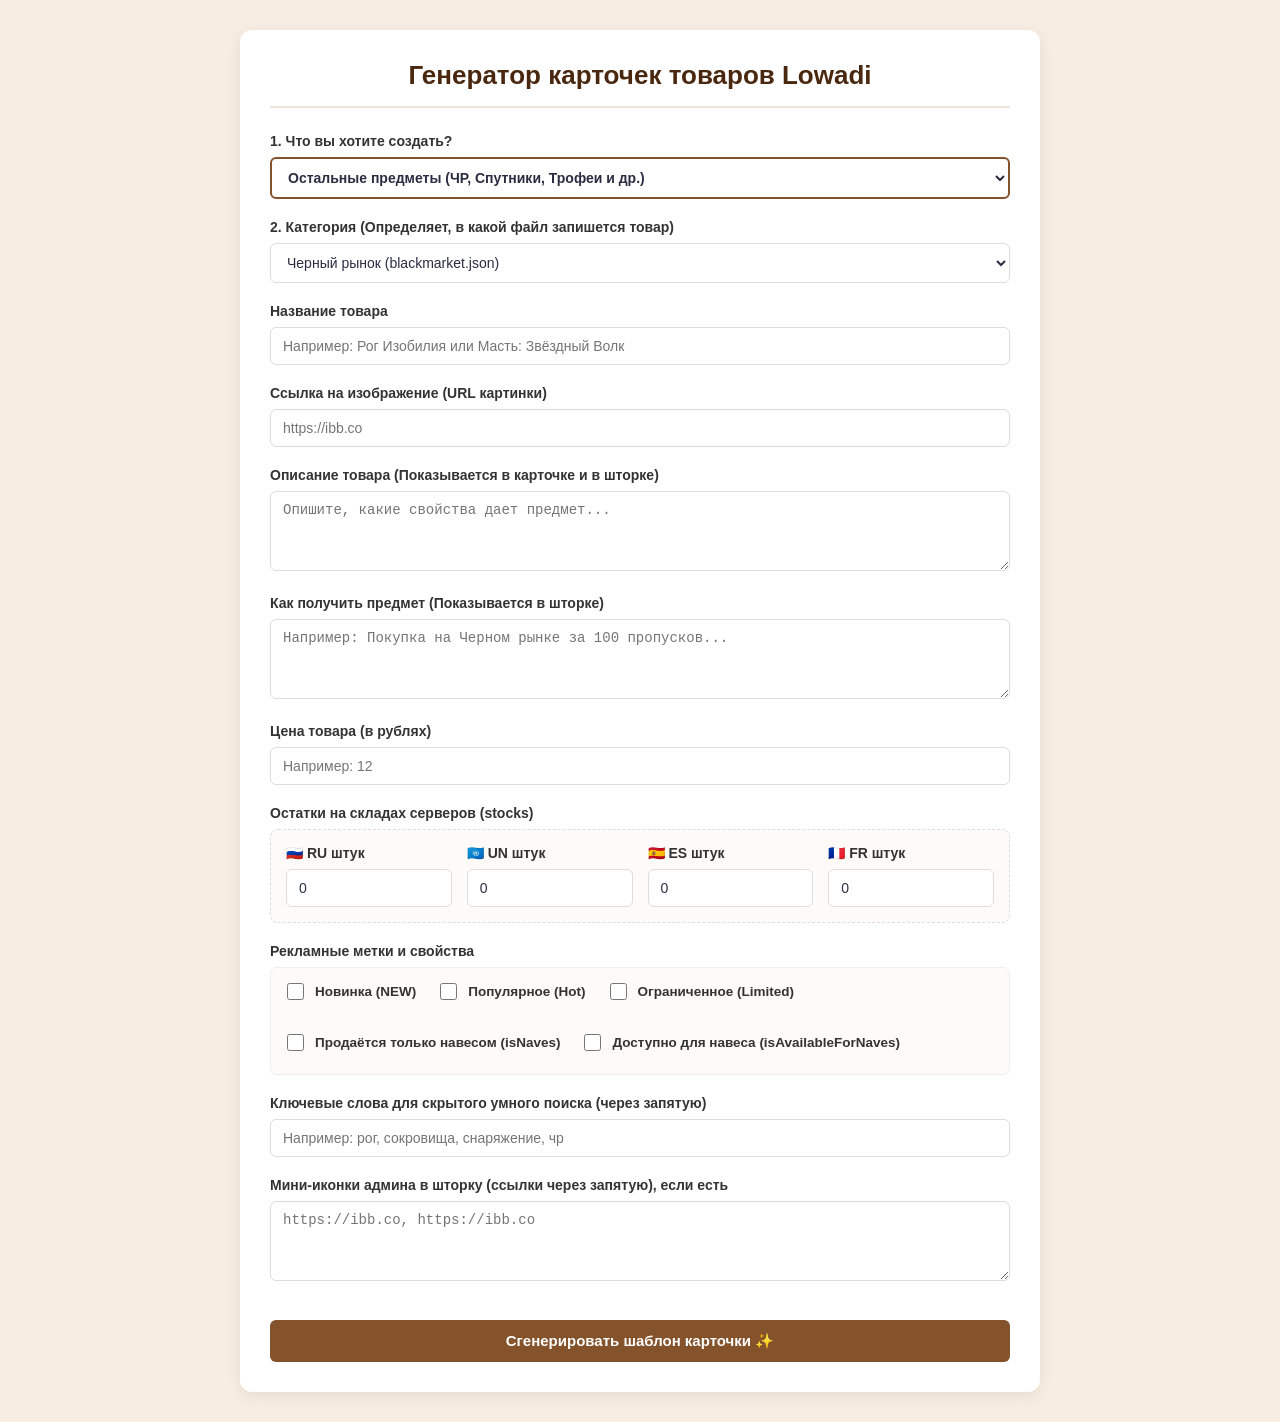
<file: admin-panel.html>
<!DOCTYPE html>
<html lang="ru">
<head>
  <meta charset="UTF-8" />
  <meta name="viewport" content="width=device-width, initial-scale=1.0"/>
  <title>Панель Администратора | Lowadi</title>
  <style>
    :root {
      --bg-color: #f7ede2;
      --header-bg: #4a2810;
      --btn-active: #84522b;
      --btn-inactive: #eee4dc;
      --text-main: #2b2d42;
      --card-bg: #ffffff;
      --border-color: #ddd;
    }

    * { box-sizing: border-box; }

    body {
      font-family: 'Helvetica Neue', Arial, sans-serif;
      margin: 0;
      background-color: var(--bg-color);
      color: var(--text-main);
      padding: 30px 15px;
    }

    .admin-container {
      max-width: 800px;
      margin: 0 auto;
      background: var(--card-bg);
      padding: 30px;
      border-radius: 12px;
      box-shadow: 0 4px 15px rgba(74, 40, 16, 0.08);
    }

    h1 {
      color: var(--header-bg);
      font-size: 26px;
      margin-top: 0;
      margin-bottom: 25px;
      text-align: center;
      border-bottom: 2px solid var(--btn-inactive);
      padding-bottom: 15px;
    }

    .form-group {
      margin-bottom: 20px;
      text-align: left;
    }

    label {
      display: block;
      font-weight: bold;
      margin-bottom: 8px;
      color: #333;
      font-size: 14px;
    }

    input[type="text"], input[type="number"], select, textarea {
      width: 100%;
      padding: 10px 12px;
      border: 1px solid var(--border-color);
      border-radius: 6px;
      font-size: 14px;
      outline: none;
      background-color: #fff;
      color: var(--text-main);
    }

    input:focus, select:focus, textarea:focus {
      border-color: var(--btn-active);
      box-shadow: 0 0 5px rgba(132, 82, 43, 0.2);
    }

    textarea {
      resize: vertical;
      min-height: 80px;
    }
    /* Сетка для ввода остатков по серверам */
    .stocks-grid {
      display: grid;
      grid-template-columns: repeat(auto-fit, minmax(140px, 1fr));
      gap: 15px;
      background: #fdfaf7;
      padding: 15px;
      border-radius: 8px;
      border: 1px dashed var(--border-color);
    }

    .stocks-grid .form-group {
      margin-bottom: 0;
    }

    /* Стили для флажков (чекбоксов) */
    .checkbox-group {
      display: flex;
      flex-wrap: wrap;
      gap: 20px;
      background: #fdfaf7;
      padding: 12px;
      border-radius: 6px;
      border: 1px solid #eee;
    }

    .checkbox-label {
      display: flex;
      align-items: center;
      gap: 8px;
      cursor: pointer;
      font-weight: 600;
      font-size: 13.5px;
    }

    .checkbox-label input[type="checkbox"] {
      width: 17px;
      height: 17px;
      accent-color: var(--btn-active);
      cursor: pointer;
    }

    /* Кнопки управления панели */
    .admin-btn {
      background-color: var(--btn-active);
      color: white;
      border: none;
      padding: 12px 24px;
      font-size: 15px;
      font-weight: bold;
      border-radius: 6px;
      cursor: pointer;
      width: 100%;
      margin-top: 15px;
      transition: background 0.2s;
    }

    .admin-btn:hover {
      background-color: #633b1e;
    }

    /* Оформление окна вывода сгенерированного JSON */
    .output-area {
      margin-top: 30px;
      background: #2b2d42;
      color: #a2d2ff;
      font-family: 'Courier New', Courier, monospace;
      font-size: 13px;
      padding: 15px;
      border-radius: 8px;
      width: 100%;
      min-height: 180px;
      resize: vertical;
    }

    .copy-toast {
      display: none;
      background: #2e7d32;
      color: white;
      text-align: center;
      padding: 10px;
      border-radius: 6px;
      margin-top: 10px;
      font-weight: bold;
      font-size: 13.5px;
    }
  </style>
</head>
<body>

<div class="admin-container">
  <h1>Генератор карточек товаров Lowadi</h1>
  
  <form id="cardForm" onsubmit="generateJson(event)">
    
    <!-- Переключатель типа карточки (Главный триггер формы) -->
    <div class="form-group">
      <label for="itemMainType">1. Что вы хотите создать?</label>
      <select id="itemMainType" onchange="toggleFormFields()" style="border: 2px solid var(--btn-active); font-weight: bold;">
        <option value="item">Остальные предметы (ЧР, Спутники, Трофеи и др.)</option>
        <option value="coat">Масть лошади (Окрасы ЗЯ / ИЗЯ)</option>
        <option value="specialCoat">Другие окрасы (ПЭ, ВЯ, Брошь и др.)</option>
        <option value="currency">Валюта (Пропуски / Экю)</option>
        <option value="god">Боги</option>
        <option value="promotion">Акции</option>
      </select>
    </div>

    <!-- Селектор категорий (привязан к маршрутам ваших .json файлов на витрине) -->
    <div class="form-group">
      <label for="itemCategory">2. Категория (Определяет, в какой файл запишется товар)</label>
      <select id="itemCategory" onchange="checkCategoryType()">
        <option value="Черный рынок">Черный рынок (blackmarket.json)</option>
        <option value="Валюта">Валюта (currency.json)</option>
        <option value="Окрасы">Окрасы (coat.json)</option>
        <option value="Спутники">Спутники (companions.json)</option>
        <option value="Трофеи">Трофеи (trophies.json)</option>
        <option value="Объявления">Объявления (announcements.json)</option>
        <option value="Услуги">Услуги (services.json)</option>
        <option value="Другое">Другое (other.json)</option>
        <option value="Акции">Акции (promotion.json)</option>
      </select>
    </div>

    <!-- Основные текстовые поля -->
    <div class="form-group">
      <label for="itemName">Название товара</label>
      <input type="text" id="itemName" placeholder="Например: Рог Изобилия или Масть: Звёздный Волк" required>
    </div>

    <div class="form-group">
      <label for="itemImage">Ссылка на изображение (URL картинки)</label>
      <input type="text" id="itemImage" placeholder="https://ibb.co" required>
    </div>
    <!-- ДИНАМИЧЕСКИЙ БЛОК ДЛЯ ОКРАСОВ (Скрыт по умолчанию) -->
    <div id="coatFieldsBlock" style="display: none; background: #faf3ec; padding: 20px; border-radius: 8px; margin-bottom: 20px; border: 1px solid #e0d0c0;">
      <h3 style="margin-top:0; color: var(--header-bg); font-size:16px;">Специфичные поля для масти лошади</h3>
      
      <div class="form-group">
        <label for="coatColorType">Подкаталог окраса</label>
        <select id="coatColorType">
          <option value="ЗЯ">Каталог ЗЯ</option>
          <option value="ИЗЯ">Каталог ИЗЯ</option>
        </select>
      </div>

      <div class="form-group">
        <label for="coatAuthor">Автор масти</label>
        <input type="text" id="coatAuthor" placeholder="Например: Kaneri Mio">
      </div>

      <div class="form-group">
        <label for="coatBreed">Порода лошади</label>
        <input type="text" id="coatBreed" placeholder="Например: Андалузская, Чистокровная">
      </div>

      <div class="form-group">
        <label for="coatType">Вид (форма жизни)</label>
        <input type="text" id="coatType" placeholder="Например: Пегас, Единорог, Обычная">
      </div>

      <div class="form-group">
        <label for="coatCopies">Количество копий масти (Только для ИЗЯ)</label>
        <input type="number" id="coatCopies" placeholder="Например: 20">
      </div>

      <div class="form-group">
        <label for="coatCompanionImage">Ссылка на спутника (URL-картинка), если есть</label>
        <input type="text" id="coatCompanionImage" placeholder="https://ibb.co">
      </div>
    </div>
<div id="specialCoatFieldsBlock"
     style="display:none;
            background:#f8f4ff;
            padding:20px;
            border-radius:8px;
            margin-bottom:20px;
            border:1px solid #d8cfff;">

  <h3 style="margin-top:0;">
    Специфичные поля для специальных окрасов
  </h3>

  <div class="form-group">
    <label for="specialColorType">Подкатегория окраса</label>
    <select id="specialColorType">
      <option value="ПЭ">ПЭ</option>
      <option value="ВЯ">ВЯ</option>
      <option value="БК">Брошь</option>
      <option value="ВШ">Шляпа</option>
      <option value="ДМ">Медальон</option>
      <option value="ДП">Дневник</option>
      <option value="Дух">Дух</option>
      <option value="ЗТ">Тыква</option>
      <option value="ЗВ">Ведьмы</option>
      <option value="Ист Дух">Ист Дух</option>
      <option value="КМ">Монстры</option>
      <option value="ПЯ">Парящее яблоко</option>
      <option value="ЧА">Чернильница</option>
      <option value="ПТ">Печать</option>
      <option value="ПТ">Другое</option>
    </select>
  </div>

  <div class="form-group">
    <label for="specialCollection">Коллекция товара</label>
    <input type="text" id="specialCollection">
  </div>

  <h4>Навыки окраса</h4>

  <div class="stocks-grid">

    <div class="form-group">
      <label>Выносливость</label>
      <input type="number" id="specialStamina" value="0">
    </div>

    <div class="form-group">
      <label>Скорость</label>
      <input type="number" id="specialSpeed" value="0">
    </div>

    <div class="form-group">
      <label>Выездка</label>
      <input type="number" id="specialDressage" value="0">
    </div>

    <div class="form-group">
      <label>Галоп</label>
      <input type="number" id="specialGallop" value="0">
    </div>

    <div class="form-group">
      <label>Рысь</label>
      <input type="number" id="specialTrot" value="0">
    </div>

    <div class="form-group">
      <label>Прыжки</label>
      <input type="number" id="specialJump" value="0">
    </div>

  </div>

</div>
<!-- ДИНАМИЧЕСКИЙ БЛОК ДЛЯ СПУТНИКОВ -->
<div id="companionFieldsBlock" style="display: none; background: #eef7ff; padding: 20px; border-radius: 8px; margin-bottom: 20px; border: 1px solid #cfe2ff;">
  
  <h3 style="margin-top:0; color:#1d4e89; font-size:16px;">
    Специфичные поля для спутников
  </h3>

  <div class="form-group">
    <label for="companionCollection">Коллекция спутника</label>
    <input type="text" id="companionCollection" placeholder="Например: Хэллоуин 2025">
  </div>

  <h4 style="margin-bottom:10px;">Бонусы спутника</h4>

  <div class="stocks-grid">

    <div class="form-group">
      <label for="bonusStamina">Выносливость</label>
      <input type="number" id="bonusStamina" placeholder="0">
    </div>

    <div class="form-group">
      <label for="bonusSpeed">Скорость</label>
      <input type="number" id="bonusSpeed" placeholder="0">
    </div>

    <div class="form-group">
      <label for="bonusDressage">Выездка</label>
      <input type="number" id="bonusDressage" placeholder="0">
    </div>

    <div class="form-group">
      <label for="bonusGallop">Галоп</label>
      <input type="number" id="bonusGallop" placeholder="0">
    </div>

    <div class="form-group">
      <label for="bonusTrot">Рысь</label>
      <input type="number" id="bonusTrot" placeholder="0">
    </div>

    <div class="form-group">
      <label for="bonusJump">Прыжки</label>
      <input type="number" id="bonusJump" placeholder="0">
    </div>

  </div>

</div>
    <!-- ДИНАМИЧЕСКИЙ БЛОК ДЛЯ БОГОВ -->
<div id="godFieldsBlock"
     style="display:none;
            background:#f8f2e8;
            padding:20px;
            border-radius:8px;
            margin-bottom:20px;
            border:1px solid #d9b98d;">

  <h3 style="margin-top:0;color:#84522b;">
    Поля для Богов
  </h3>

  <div class="form-group">
    <label for="godCollection">Коллекция</label>
    <input type="text" id="godCollection">
  </div>

  <div class="form-group">
    <label for="godBonus">
      Что даёт (необязательно)
    </label>
    <textarea id="godBonus"
      placeholder="Например: Даёт 5 старений"></textarea>
  </div>

</div>
<!-- ДИНАМИЧЕСКИЙ БЛОК ДЛЯ АКЦИЙ -->
<div id="promotionFieldsBlock"
     style="display:none;
            background:#fff8e8;
            padding:20px;
            border-radius:8px;
            margin-bottom:20px;
            border:1px solid #e6cf87;">

  <h3 style="margin-top:0;color:#8a6d1d;">
    Поля для акции
  </h3>

  <div class="form-group">
    <label for="promotionHorseCount">
      Количество лошадей в наборе
    </label>
    <input type="number" id="promotionHorseCount" value="1">
  </div>

  <div class="form-group">
    <label for="promotionCompanionImage">
      Ссылка на спутника (необязательно)
    </label>
    <input
      type="text"
      id="promotionCompanionImage"
      placeholder="https://..."
    >
  </div>

</div>
    <!-- ДИНАМИЧЕСКИЙ БЛОК ОПИСАНИЙ ДЛЯ ПРЕДМЕТОВ ЧЕРНОГО РЫНКА (И ДРУГИХ) -->
    <div id="itemFieldsBlock">
    <!-- ДИНАМИЧЕСКИЙ БЛОК ДЛЯ ВАЛЮТЫ (Скрыт по умолчанию) -->
    <div id="currencyFieldsBlock" style="display: none; background: #e8f5e9; padding: 20px; border-radius: 8px; margin-bottom: 20px; border: 1px solid #c8e6c9;">
      <h3 style="margin-top:0; color: #2e7d32; font-size:16px;">Компактная форма для Валюты</h3>
      <p style="font-size: 12.5px; color: #555; margin-top: -8px; margin-bottom: 15px;">Для валюты остатки на складах не считаются (они бесконечны). Просто укажите галочками, для каких серверов доступна эта услуга.</p>
      
      <div class="form-group">
        <label>Доступные сервера для продажи валюты:</label>
        <div class="checkbox-group" style="background: #fff;">
          <label class="checkbox-label"><input type="checkbox" id="currencyRU" checked> 🇷🇺 RU Сервер</label>
          <label class="checkbox-label"><input type="checkbox" id="currencyUN" checked> 🇺🇳 UN Сервер</label>
          <label class="checkbox-label"><input type="checkbox" id="currencyES" checked> 🇪🇦 ES Сервер</label>
          <label class="checkbox-label"><input type="checkbox" id="currencyFR" checked> 🇫🇷 FR Сервер</label>
        </div>
      </div>
    </div>

      <div class="form-group">
        <label for="itemDescription">Описание товара (Показывается в карточке и в шторке)</label>
        <textarea id="itemDescription" placeholder="Опишите, какие свойства дает предмет..."></textarea>
      </div>

      <div class="form-group">
        <label for="itemHowto">Как получить предмет (Показывается в шторке)</label>
        <textarea id="itemHowto" placeholder="Например: Покупка на Черном рынке за 100 пропусков..."></textarea>
      </div>
    </div>
    <!-- ЭКОНОМИКА И ОСТАТКИ ПО СЕРВЕРАМ -->
    <div class="form-group">
      <label for="itemPrice">Цена товара (в рублях)</label>
      <input type="number" id="itemPrice" placeholder="Например: 12" required>
    </div>

    <div class="form-group">
      <label>Остатки на складах серверов (stocks)</label>
      <div class="stocks-grid">
        <div class="form-group">
          <label for="stockRU">🇷🇺 RU штук</label>
          <input type="number" id="stockRU" value="0" min="0">
        </div>
        <div class="form-group">
          <label for="stockUN">🇺🇳 UN штук</label>
          <input type="number" id="stockUN" value="0" min="0">
        </div>
        <div class="form-group">
          <label for="stockES">🇪🇦 ES штук</label>
          <input type="number" id="stockES" value="0" min="0">
        </div>
        <div class="form-group">
          <label for="stockFR">🇫🇷 FR штук</label>
          <input type="number" id="stockFR" value="0" min="0">
        </div>
      </div>
    </div>

    <!-- МЕТКИ И ХАРАКТЕРИСТИКИ -->
    <div class="form-group">
      <label>Рекламные метки и свойства</label>
      <div class="checkbox-group">
        <label class="checkbox-label"><input type="checkbox" id="checkNew"> Новинка (NEW)</label>
        <label class="checkbox-label"><input type="checkbox" id="checkHot"> Популярное (Hot)</label>
        <label class="checkbox-label"><input type="checkbox" id="checkRare"> Ограниченное (Limited)</label>
        <label class="checkbox-label" id="navesWrap"><input type="checkbox" id="checkNaves"> Продаётся только навесом (isNaves)</label>
        <!-- Добавлено новое запрашиваемое свойство для фильтрации в каталоге яблок -->
        <label class="checkbox-label" id="availableNavesWrap"><input type="checkbox" id="checkAvailableNaves"> Доступно для навеса (isAvailableForNaves)</label>
      </div>
    </div>

    <!-- БЛОК ДОПОЛНИТЕЛЬНЫХ ОПЦИЙ ОКРАСОВ (ЧР, ФК, НАВЫКИ) -->
    <div id="coatAddonsBlock" style="display: none; background: #fdfaf7; padding: 15px; border-radius: 8px; border: 1px solid #eee; margin-bottom: 20px;">
      <label style="margin-bottom: 10px;">Доступность кастомизации масти в шторке:</label>
      <div class="checkbox-group">
        <label class="checkbox-label"><input type="checkbox" id="coatHasExtraCr" checked> Доп. предметы ЧР</label>
        <label class="checkbox-label"><input type="checkbox" id="coatHasFk" checked> Философский камень (ФК)</label>
        <label class="checkbox-label"><input type="checkbox" id="coatHasSkills" checked> Навыки</label>
        <label class="checkbox-label"><input type="checkbox" id="coatAffix"> Аффикс</label>
        <label class="checkbox-label"><input type="checkbox" id="coatChk"> ЧК</label>
      </div>
    </div>

    <div class="form-group">
      <label for="itemKeywords">Ключевые слова для скрытого умного поиска (через запятую)</label>
      <input type="text" id="itemKeywords" placeholder="Например: рог, сокровища, снаряжение, чр">
    </div>

    <div class="form-group">
      <label for="adminIcons">Мини-иконки админа в шторку (ссылки через запятую), если есть</label>
      <textarea id="adminIcons" placeholder="https://ibb.co, https://ibb.co"></textarea>
    </div>

    <!-- КНОПКА ГЕНЕРАЦИИ -->
    <button type="submit" class="admin-btn">Сгенерировать шаблон карточки ✨</button>
  </form>

  <!-- ОКНО ВЫВОДА ГОТОВОГО JSON -->
  <div id="outputBlock" style="display: none; margin-top: 30px;">
    <label style="color: #2e7d32; font-weight: bold; font-size: 15px;">🎉 Готовый JSON-код карточки товара:</label>
    <div style="font-size: 12px; color: #555; margin-bottom: 8px; text-align: left;">Скопируйте полученный текст и вставьте его внутрь квадратных скобок вашего файла каталога. ID сформирован автоматически!</div>
    
    <textarea id="jsonOutput" class="output-area" readonly></textarea>
    
    <div style="display: flex; gap: 10px;">
      <button class="admin-btn" onclick="copyJsonText()" style="background-color: #4a2810;">Скопировать в буфер 📋</button>
      <button class="admin-btn" onclick="downloadJsonFile()" style="background-color: #2e7d32;">Скачать .txt файл 💾</button>
    </div>
    <div class="copy-toast" id="copyToast">Код успешно скопирован в буфер обмена!</div>
  </div>
</div>
<script>
// Автоматическое переключение полей в зависимости от того, масть это или предмет
function toggleFormFields() {
  const mainType = document.getElementById('itemMainType').value;
  
  // Получаем ссылки на все блоки формы
  const coatFieldsBlock = document.getElementById('coatFieldsBlock');
  const itemFieldsBlock = document.getElementById('itemFieldsBlock');
  const coatAddonsBlock = document.getElementById('coatAddonsBlock');
  const currencyFieldsBlock = document.getElementById('currencyFieldsBlock');
  const companionFieldsBlock = document.getElementById('companionFieldsBlock');
  const specialCoatFieldsBlock = document.getElementById('specialCoatFieldsBlock');
  
  const itemCategory = document.getElementById('itemCategory');
  const navesWrap = document.getElementById('navesWrap');
  const availableNavesWrap = document.getElementById('availableNavesWrap');
  const godFieldsBlock = document.getElementById('godFieldsBlock');

  // Находим стандартные контейнеры остатков и ключевых слов для скрытия при валюте
  const stocksGroup = document.querySelector('.stocks-grid') ? document.querySelector('.stocks-grid').parentElement : null;
  const adminIconsGroup = document.getElementById('adminIcons') ? document.getElementById('adminIcons').parentElement : null;
  const itemKeywordsGroup = document.getElementById('itemKeywords') ? document.getElementById('itemKeywords').parentElement : null;

  if (mainType === 'coat') {
    // Режим Окрасов мастей
    if (coatFieldsBlock) coatFieldsBlock.style.display = 'block';
    if (companionFieldsBlock) companionFieldsBlock.style.display = 'none';
    if (coatAddonsBlock) coatAddonsBlock.style.display = 'block';
    if (itemFieldsBlock) itemFieldsBlock.style.display = 'none';
    if (currencyFieldsBlock) currencyFieldsBlock.style.display = 'none';
    if (navesWrap) navesWrap.style.display = 'none';
    if (availableNavesWrap) availableNavesWrap.style.display = 'none';
    
    if (stocksGroup) stocksGroup.style.display = 'block';
    if (adminIconsGroup) adminIconsGroup.style.display = 'block';
    if (itemKeywordsGroup) itemKeywordsGroup.style.display = 'block';
    
    if (itemCategory) itemCategory.value = 'Окрасы';
  } else if (mainType === 'specialCoat') {

  if (coatFieldsBlock)
      coatFieldsBlock.style.display = 'none';

  if (specialCoatFieldsBlock)
      specialCoatFieldsBlock.style.display = 'block';

  if (companionFieldsBlock)
      companionFieldsBlock.style.display = 'none';

  if (itemFieldsBlock)
      itemFieldsBlock.style.display = 'none';

  if (coatAddonsBlock)
      coatAddonsBlock.style.display = 'none';

  if (currencyFieldsBlock)
      currencyFieldsBlock.style.display = 'none';

  if (itemCategory)
      itemCategory.value = 'Окрасы';

  } else if (mainType === 'currency') {
    // Новый изолированный режим Валюты
    if (coatFieldsBlock) coatFieldsBlock.style.display = 'none';
    if (coatAddonsBlock) coatAddonsBlock.style.display = 'none';
    if (itemFieldsBlock) itemFieldsBlock.style.display = 'none';
    if (currencyFieldsBlock) currencyFieldsBlock.style.display = 'block';
    if (companionFieldsBlock) companionFieldsBlock.style.display = 'none';
    if (navesWrap) navesWrap.style.display = 'none';
    if (availableNavesWrap) availableNavesWrap.style.display = 'none';
    
    // Прячем склады и лишнее текстовое описание, так как для Валюты они не нужны
    if (stocksGroup) stocksGroup.style.display = 'none';
    if (adminIconsGroup) adminIconsGroup.style.display = 'none';
    if (itemKeywordsGroup) itemKeywordsGroup.style.display = 'none';
    
    if (itemCategory) itemCategory.value = 'Валюта';
    } else if (mainType === 'god') {

    if (coatFieldsBlock) coatFieldsBlock.style.display = 'none';
    if (specialCoatFieldsBlock) specialCoatFieldsBlock.style.display = 'none';
    if (companionFieldsBlock) companionFieldsBlock.style.display = 'none';

    if (godFieldsBlock) godFieldsBlock.style.display = 'block';

    if (coatAddonsBlock) coatAddonsBlock.style.display = 'none';

    if (itemFieldsBlock) itemFieldsBlock.style.display = 'none';

    if (currencyFieldsBlock) currencyFieldsBlock.style.display = 'none';

    if (navesWrap) navesWrap.style.display = 'none';
    if (availableNavesWrap) availableNavesWrap.style.display = 'none';

    if (stocksGroup) stocksGroup.style.display = 'block';
    if (adminIconsGroup) adminIconsGroup.style.display = 'block';
    if (itemKeywordsGroup) itemKeywordsGroup.style.display = 'block';

    if (itemCategory) itemCategory.value = 'Другое';
    } else if (mainType === 'promotion') {

    if (coatFieldsBlock) coatFieldsBlock.style.display = 'none';
    if (specialCoatFieldsBlock) specialCoatFieldsBlock.style.display = 'none';
    if (companionFieldsBlock) companionFieldsBlock.style.display = 'none';
    if (godFieldsBlock) godFieldsBlock.style.display = 'none';

    if (promotionFieldsBlock) promotionFieldsBlock.style.display = 'block';

    if (coatAddonsBlock) coatAddonsBlock.style.display = 'none';

    // Показываем обычные поля описания
    if (itemFieldsBlock) itemFieldsBlock.style.display = 'block';

    if (currencyFieldsBlock) currencyFieldsBlock.style.display = 'none';

    if (navesWrap) navesWrap.style.display = 'none';
    if (availableNavesWrap) availableNavesWrap.style.display = 'none';

    if (stocksGroup) stocksGroup.style.display = 'block';
    if (adminIconsGroup) adminIconsGroup.style.display = 'block';
    if (itemKeywordsGroup) itemKeywordsGroup.style.display = 'block';

    if (itemCategory) itemCategory.value = 'Акции';
  } else {
    // Режим остальных предметов
    if (coatFieldsBlock) coatFieldsBlock.style.display = 'none';
    if (coatAddonsBlock) coatAddonsBlock.style.display = 'none';
if (itemCategory && itemCategory.value === 'Спутники') {
  if (itemFieldsBlock) itemFieldsBlock.style.display = 'none';
} else {
  if (itemFieldsBlock) itemFieldsBlock.style.display = 'block';
}
    if (currencyFieldsBlock) currencyFieldsBlock.style.display = 'none';
    if (navesWrap) navesWrap.style.display = 'flex';
    if (availableNavesWrap) availableNavesWrap.style.display = 'flex';
    
    if (stocksGroup) stocksGroup.style.display = 'block';
    if (adminIconsGroup) adminIconsGroup.style.display = 'block';
    if (itemKeywordsGroup) itemKeywordsGroup.style.display = 'block';
    
    if (itemCategory && itemCategory.value === 'Окрасы' || itemCategory.value === 'Валюта') {
      itemCategory.value = 'Черный рынок';
    }
  }
}
// Защита: если человек вручную кликает на селектор категорий
function checkCategoryType() {
  const itemCategory = document.getElementById('itemCategory').value;
  const itemMainType = document.getElementById('itemMainType');
  
if (itemCategory === 'Окрасы') {
    itemMainType.value = 'coat';

} else if (itemCategory === 'Валюта') {
    itemMainType.value = 'currency';

} else if (itemCategory === 'Другое') {
    itemMainType.value = 'god';

} else if (itemCategory === 'Акции') {
    itemMainType.value = 'promotion';

} else {
    itemMainType.value = 'item';
}
  toggleFormFields();
}
// Главная функция генерации JSON
function generateJson(event) {
  event.preventDefault();

  const mainType = document.getElementById('itemMainType').value;
  const category = document.getElementById('itemCategory').value;
  const name = document.getElementById('itemName').value.trim();
  const image = document.getElementById('itemImage').value.trim();
  const price = parseFloat(document.getElementById('itemPrice').value) || 0;

  // Автоматическая генерация уникального ID на основе штампа времени
  let prefix = 'bm_';
  if (mainType === 'coat') prefix = 'coat_';
  if (mainType === 'specialCoat') prefix = 'specialcoat_';
  if (mainType === 'currency') prefix = 'currency_';
  if (mainType === 'god') prefix = 'god_';
  const autoGeneratedId = prefix + Date.now();

  let stocks = {};
  let totalCount = 0;

  // ОБРАБОТКА ДАННЫХ ДЛЯ НОВОГО ТИПА "ВАЛЮТА"
  if (mainType === 'currency') {
    stocks = {
      "🇷🇺": document.getElementById('currencyRU').checked ? 1 : 0,
      "🇺🇳": document.getElementById('currencyUN').checked ? 1 : 0,
      "🇪🇦": document.getElementById('currencyES').checked ? 1 : 0,
      "🇫🇷": document.getElementById('currencyFR').checked ? 1 : 0
    };
    // Для витрины ставим признак бесконечности, чтобы кнопка купить всегда была активна
    totalCount = 999999;
  } else {
    // Для окрасов и обычных предметов собираем остатки из числовой сетки
    stocks = {
      "🇷🇺": parseInt(document.getElementById('stockRU').value) || 0,
      "🇺🇳": parseInt(document.getElementById('stockUN').value) || 0,
      "🇪🇦": parseInt(document.getElementById('stockES').value) || 0,
      "🇫🇷": parseInt(document.getElementById('stockFR').value) || 0
    };
    totalCount = Object.values(stocks).reduce((a, b) => a + b, 0);
  }

  // Обработка текстовых массивов
  const keywordsInput = document.getElementById('itemKeywords') ? document.getElementById('itemKeywords').value : '';
  let keywords = keywordsInput ? keywordsInput.split(',').map(k => k.trim()).filter(k => k !== '') : [];

  const adminIconsInput = document.getElementById('adminIcons') ? document.getElementById('adminIcons').value : '';
  let adminIcons = adminIconsInput ? adminIconsInput.split(',').map(url => url.trim()).filter(url => url !== '') : [];

  // Создаем базовый скелет товара
  let resultObject = {
    "id": autoGeneratedId,
    "name": name,
    "count": totalCount,
    "price": price,
    "image": image,
    "category": category,
    "isNew": document.getElementById('checkNew').checked,
    "isHot": document.getElementById('checkHot').checked,
    "isRare": document.getElementById('checkRare').checked
  };

  // Наполнение специфичных блоков в зависимости от типа
  if (mainType === 'coat') {
    const colorType = document.getElementById('coatColorType').value;
    const author = document.getElementById('coatAuthor').value.trim() || 'Не указан';
    const breed = document.getElementById('coatBreed').value.trim() || 'Не указана';
    const type = document.getElementById('coatType').value.trim() || 'Обычная';
    const copies = parseInt(document.getElementById('coatCopies').value) || null;
    const companionImage = document.getElementById('coatCompanionImage').value.trim() || "";

    resultObject.colorType = colorType;
    resultObject.author = author;
    resultObject.breed = breed;
    resultObject.type = type;
    
    if (colorType === 'ИЗЯ' && copies !== null) {
      resultObject.copies = copies;
    }
    
    resultObject.companionImage = companionImage;
    resultObject.hasExtraCr = document.getElementById('coatHasExtraCr').checked;
    resultObject.hasFk = document.getElementById('coatHasFk').checked;
    resultObject.hasSkills = document.getElementById('coatHasSkills').checked;
    resultObject.affix = document.getElementById('coatAffix').checked;
    resultObject.chk = document.getElementById('coatChk').checked;
   } else if (mainType === 'specialCoat') {

  resultObject.colorType =
    document.getElementById('specialColorType').value;

  resultObject.collection =
    document.getElementById('specialCollection').value.trim();

  const bonuses = {};

  const stamina =
    parseInt(document.getElementById('specialStamina').value) || 0;

  const speed =
    parseInt(document.getElementById('specialSpeed').value) || 0;

  const dressage =
    parseInt(document.getElementById('specialDressage').value) || 0;

  const gallop =
    parseInt(document.getElementById('specialGallop').value) || 0;

  const trot =
    parseInt(document.getElementById('specialTrot').value) || 0;

  const jump =
    parseInt(document.getElementById('specialJump').value) || 0;

  if (stamina) bonuses.stamina = stamina;
  if (speed) bonuses.speed = speed;
  if (dressage) bonuses.dressage = dressage;
  if (gallop) bonuses.gallop = gallop;
  if (trot) bonuses.trot = trot;
  if (jump) bonuses.jump = jump;

  resultObject.bonuses = bonuses;

  resultObject.isNaves =
    document.getElementById('checkNaves').checked;

  resultObject.isAvailableForNaves =
    document.getElementById('checkAvailableNaves').checked;
  } else if (mainType === 'currency') {
    // Для валюты прописываем дефолтные пустые описания, ключевые слова для поиска
    resultObject.description = `Пакет игровой валюты: ${name}`;
    resultObject.howto = "Получение через внутриигровую сделку или команду";
    resultObject.isNaves = false;
    resultObject.isAvailableForNaves = false;
    if (keywords.length === 0) {
      keywords = name.toLowerCase().split(' ');
    }
    } else if (mainType === 'god') {

  resultObject.collection =
    document.getElementById('godCollection').value.trim();

  resultObject.bonus =
    document.getElementById('godBonus').value.trim();

  resultObject.description = "";
  resultObject.howto = "";

  resultObject.isNaves = false;
  resultObject.isAvailableForNaves = false;

  } else {

  resultObject.description = document.getElementById('itemDescription').value.trim() || '';
  resultObject.howto = document.getElementById('itemHowto').value.trim() || '';
  resultObject.isNaves = document.getElementById('checkNaves').checked;
  resultObject.isAvailableForNaves = document.getElementById('checkAvailableNaves').checked;

  // ДОП. ДАННЫЕ ДЛЯ СПУТНИКОВ
  if (category === 'Спутники') {

    resultObject.collection =
      document.getElementById('companionCollection').value.trim() || '';

    const bonuses = {};

    const stamina = parseInt(document.getElementById('bonusStamina').value) || 0;
    const speed = parseInt(document.getElementById('bonusSpeed').value) || 0;
    const dressage = parseInt(document.getElementById('bonusDressage').value) || 0;
    const gallop = parseInt(document.getElementById('bonusGallop').value) || 0;
    const trot = parseInt(document.getElementById('bonusTrot').value) || 0;
    const jump = parseInt(document.getElementById('bonusJump').value) || 0;

    if (stamina > 0) bonuses.stamina = stamina;
    if (speed > 0) bonuses.speed = speed;
    if (dressage > 0) bonuses.dressage = dressage;
    if (gallop > 0) bonuses.gallop = gallop;
    if (trot > 0) bonuses.trot = trot;
    if (jump > 0) bonuses.jump = jump;

    resultObject.bonuses = bonuses;
  }
}

  // Дописываем остатки, поиск и админ-иконки в конец объекта
  resultObject.stocks = stocks;
  resultObject.keywords = keywords;
  resultObject.adminIcons = adminIcons;

  // Форматируем код в красивый JSON текст с отступами
  const finalJsonText = JSON.stringify(resultObject, null, 2);
  
  // Выводим результат в текстовое поле
  const jsonOutput = document.getElementById('jsonOutput');
  if (jsonOutput) jsonOutput.value = finalJsonText;
  
  const outputBlock = document.getElementById('outputBlock');
  if (outputBlock) {
    outputBlock.style.display = 'block';
    outputBlock.scrollIntoView({ behavior: 'smooth' });
  }
}
// Функция быстрого копирования текста в буфер обмена
function copyJsonText() {
  const outputTextarea = document.getElementById('jsonOutput');
  if (!outputTextarea) return;
  
  outputTextarea.select();
  document.execCommand('copy');
  
  const toast = document.getElementById('copyToast');
  if (toast) {
    toast.style.display = 'block';
    setTimeout(() => { toast.style.display = 'none'; }, 2000);
  }
}

// Функция скачивания готового фрагмента текстовым файлом
function downloadJsonFile() {
  const jsonOutput = document.getElementById('jsonOutput');
  if (!jsonOutput) return;
  
  const jsonText = jsonOutput.value;
  const nameInput = document.getElementById('itemName') ? document.getElementById('itemName').value.trim() : 'card';
  const fileName = nameInput.toLowerCase().replace(/[^a-zа-я0-9]/g, '_') + '_template.txt';
  
  const blob = new Blob([jsonText], { type: 'text/plain;charset=utf-8' });
  const link = document.createElement('a');
  link.href = URL.createObjectURL(blob);
  link.download = fileName;
  link.click();
}
</script>

</body>
</html>
</file>
